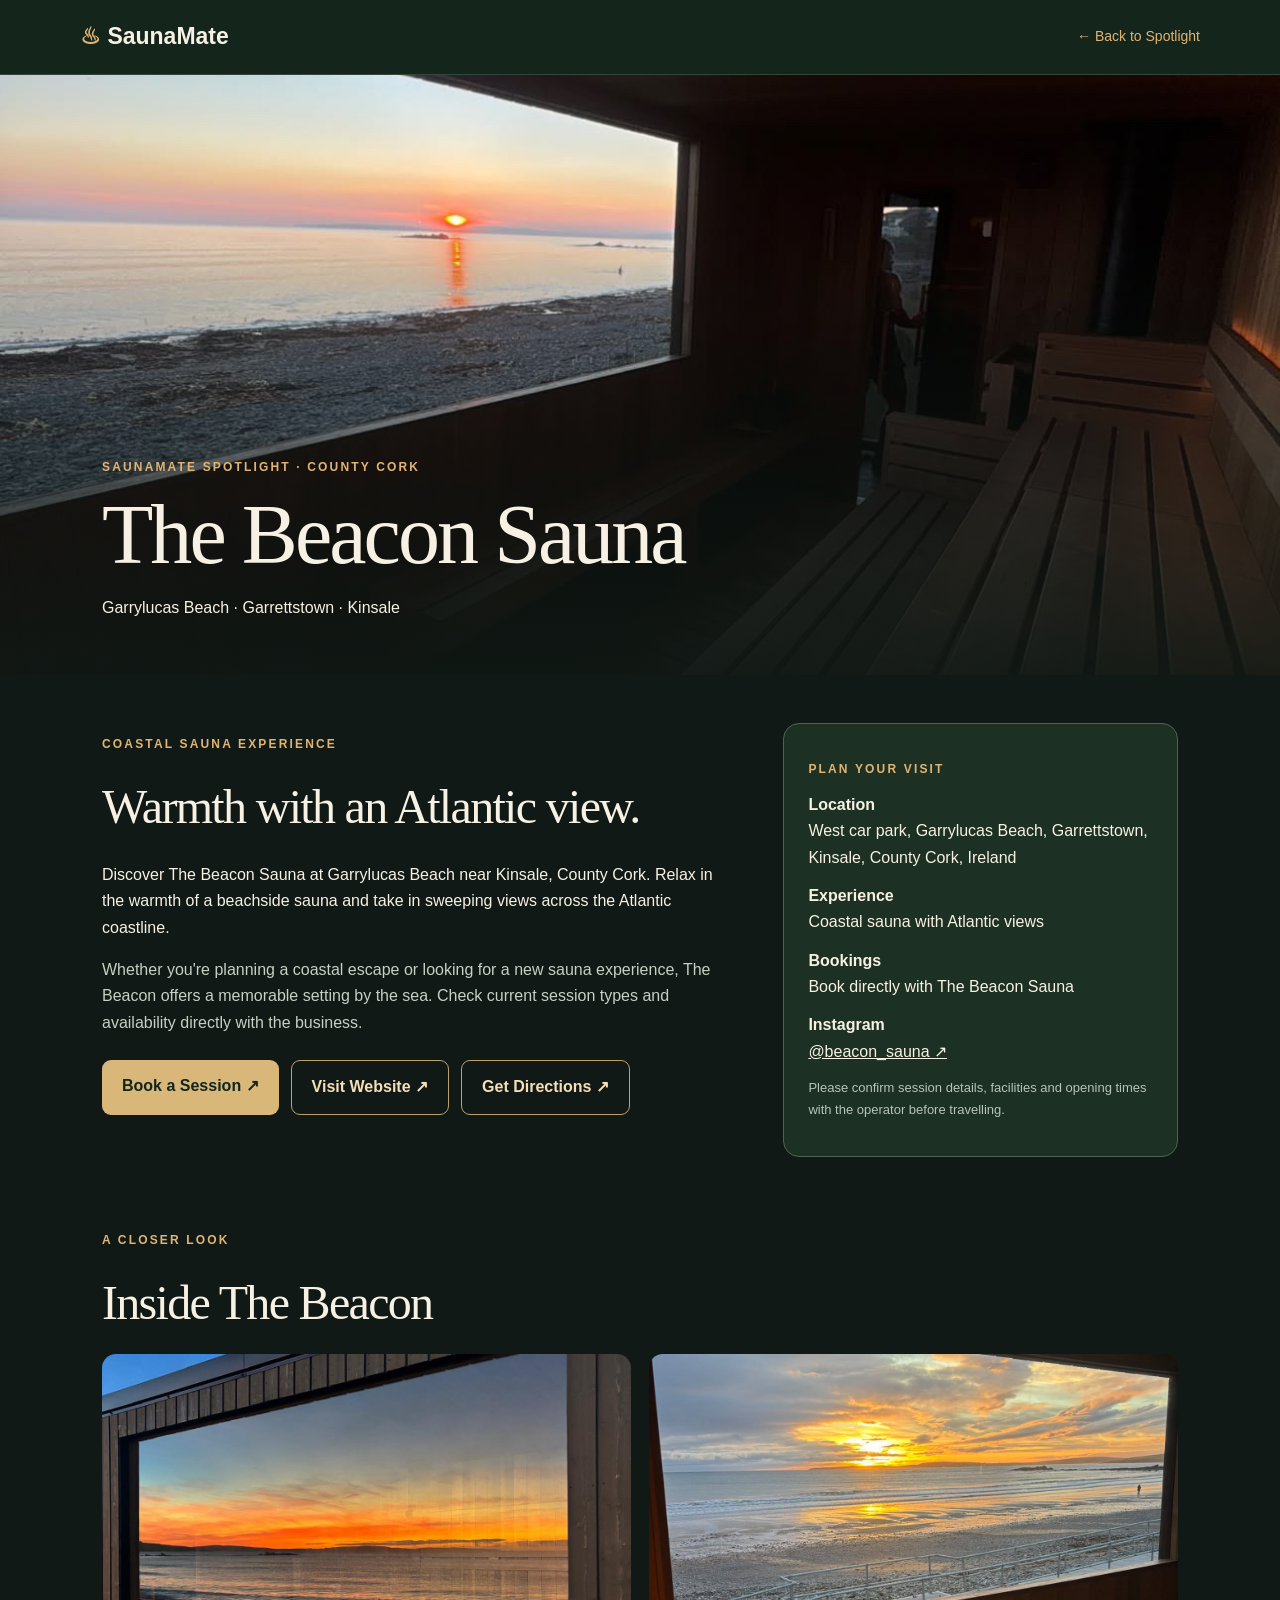
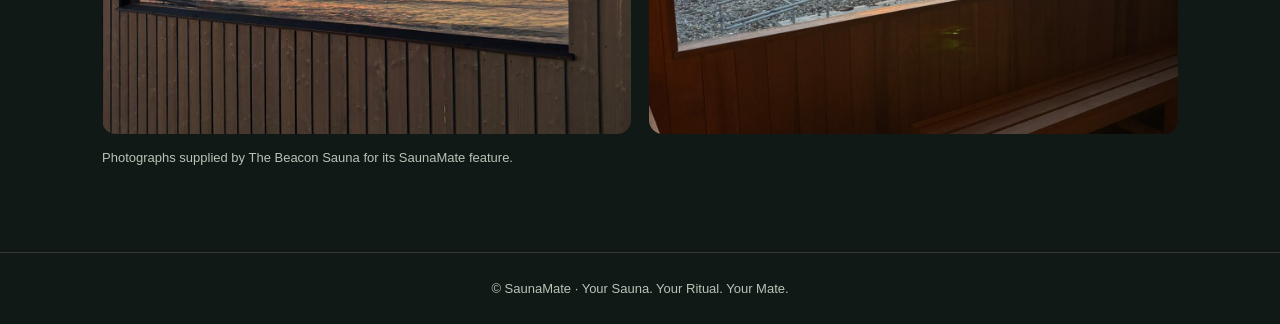
<file: beacon-sauna.html>
<!doctype html><html lang="en"><head><meta charset="utf-8"><meta name="viewport" content="width=device-width,initial-scale=1"><meta name="theme-color" content="#101915"><meta name="description" content="Discover The Beacon Sauna at Garrylucas Beach, Cork. Explore photos, location and book directly with The Beacon."><title>The Beacon Sauna | SaunaMate Spotlight</title><link rel="stylesheet" href="styles.css?v=wellness4"><style>
:root{color-scheme:dark}*{box-sizing:border-box}body{margin:0;background:#101915;color:#f7f1e4;font-family:Arial,Helvetica,sans-serif;line-height:1.65}a{color:inherit}header{padding:18px max(20px,calc((100vw - 1120px)/2));border-bottom:1px solid #ffffff24;display:flex;justify-content:space-between;align-items:center;gap:16px;background:#14251c}.brand{font-weight:750;text-decoration:none;font-size:23px;color:#f7f1e4}.brand span,.eyebrow{color:#e2b474}.back{color:#e2b474;text-decoration:none;font-size:14px}.wrap{max-width:1120px;margin:auto;padding:0 22px}.hero-photo{position:relative;min-height:420px;max-height:600px;overflow:hidden;background:#21372b}.hero-photo img{width:100%;height:min(65vw,600px);min-height:420px;object-fit:cover;display:block}.hero-photo:after{content:"";position:absolute;inset:0;background:linear-gradient(0deg,#101915e8,transparent 75%)}.hero-title{position:absolute;bottom:38px;left:max(22px,calc((100vw - 1076px)/2));z-index:1;max-width:750px}.eyebrow{font-size:12px;letter-spacing:.18em;text-transform:uppercase;font-weight:700}h1,h2{font-family:Georgia,serif;font-weight:400;letter-spacing:-.035em}h1{font-size:clamp(48px,7vw,84px);line-height:1.06;margin:10px 0}h2{font-size:clamp(32px,4vw,48px);margin:0 0 12px}h3{font-family:Georgia,serif;font-size:25px;font-weight:400}.intro{padding:48px 0 20px;display:grid;grid-template-columns:1.6fr 1fr;gap:50px}.muted{color:#c6d0c4}.actions{display:flex;gap:12px;flex-wrap:wrap;margin-top:24px}.btn{display:inline-block;padding:13px 20px;border-radius:9px;text-decoration:none;font-weight:700;background:#d8b779;color:#13251c}.btn.secondary{background:transparent;color:#f4dfb9;border:1px solid #bca16e}.facts{padding:24px;border:1px solid #506251;background:#1c3024;border-radius:16px}.facts p{margin:12px 0}.gallery{padding:42px 0 70px}.gallery-grid{display:grid;grid-template-columns:1fr 1fr;gap:18px}.gallery-grid img{width:100%;height:380px;object-fit:cover;border-radius:14px;display:block}.gallery-grid img:first-child{object-position:center}.note{font-size:13px;color:#b7c4b8}footer{border-top:1px solid #ffffff24;padding:25px;text-align:center;color:#b7c4b8}@media(max-width:720px){.intro{grid-template-columns:1fr;gap:20px}.gallery-grid{grid-template-columns:1fr}.gallery-grid img{height:auto;max-height:500px}.hero-title{bottom:22px}.hero-photo img{min-height:400px}.wrap{padding:0 18px}}
</style></head><body><header><a class="brand" href="index.html"><span>♨</span> SaunaMate</a><a class="back" href="index.html#spotlight">← Back to Spotlight</a></header><main><section class="hero-photo"><img src="assets/beacon-interior-sunset.jpeg" alt="Sunset over the sea viewed from inside The Beacon Sauna"><div class="hero-title"><p class="eyebrow">SAUNAMATE SPOTLIGHT · COUNTY CORK</p><h1>The Beacon Sauna</h1><p>Garrylucas Beach · Garrettstown · Kinsale</p></div></section><div class="wrap"><section class="intro"><div><p class="eyebrow">COASTAL SAUNA EXPERIENCE</p><h2>Warmth with an Atlantic view.</h2><p>Discover The Beacon Sauna at Garrylucas Beach near Kinsale, County Cork. Relax in the warmth of a beachside sauna and take in sweeping views across the Atlantic coastline.</p><p class="muted">Whether you're planning a coastal escape or looking for a new sauna experience, The Beacon offers a memorable setting by the sea. Check current session types and availability directly with the business.</p><div class="actions"><a class="btn" href="https://bookasession.org/beaconsauna" target="_blank" rel="noopener noreferrer">Book a Session ↗</a><a class="btn secondary" href="https://beaconsauna.ie/" target="_blank" rel="noopener noreferrer">Visit Website ↗</a><a class="btn secondary" href="https://www.google.com/maps/search/?api=1&amp;query=Garrylucas+Beach+West+Car+Park+Garrettstown+Kinsale+Cork" target="_blank" rel="noopener noreferrer">Get Directions ↗</a></div></div><aside class="facts"><p class="eyebrow">PLAN YOUR VISIT</p><p><strong>Location</strong><br>West car park, Garrylucas Beach, Garrettstown, Kinsale, County Cork, Ireland</p><p><strong>Experience</strong><br>Coastal sauna with Atlantic views</p><p><strong>Bookings</strong><br>Book directly with The Beacon Sauna</p><p><strong>Instagram</strong><br><a href="https://www.instagram.com/beacon_sauna/" target="_blank" rel="noopener noreferrer">@beacon_sauna ↗</a></p><p class="note">Please confirm session details, facilities and opening times with the operator before travelling.</p></aside></section><section class="gallery"><p class="eyebrow">A CLOSER LOOK</p><h2>Inside The Beacon</h2><div class="gallery-grid"><img src="assets/beacon-exterior.jpeg" alt="Exterior of The Beacon Sauna with a panoramic window reflecting a coastal sunset" loading="lazy"><img src="assets/beacon-interior-view.jpeg" alt="Wooden sauna benches overlooking the beach at sunset" loading="lazy"></div><p class="note">Photographs supplied by The Beacon Sauna for its SaunaMate feature.</p></section></div></main><footer>© SaunaMate · Your Sauna. Your Ritual. Your Mate.</footer></body></html>
</file>
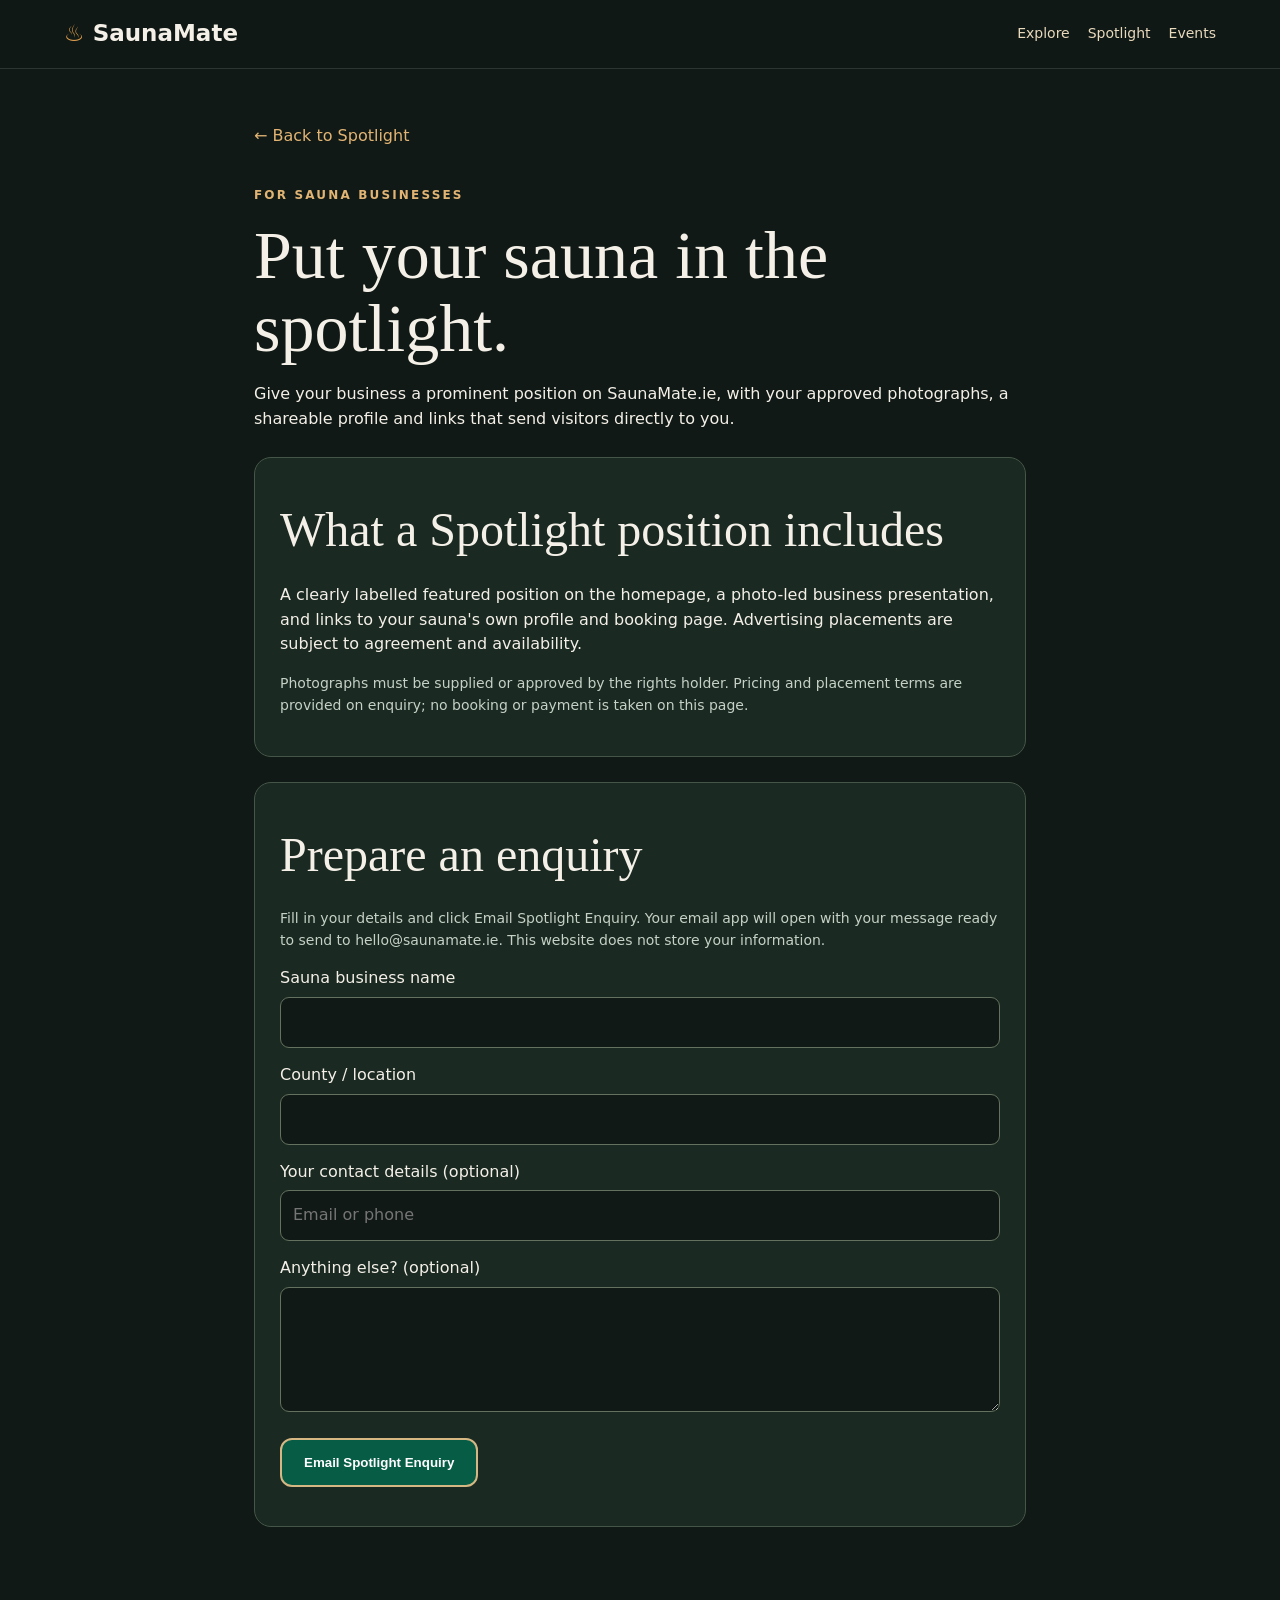
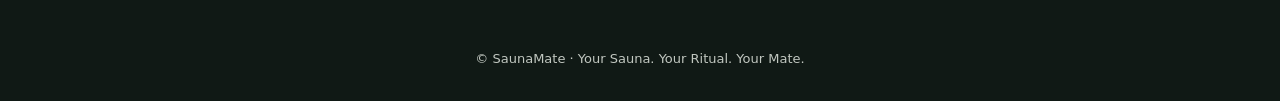
<file: spotlight.html>
<!doctype html><html lang="en"><head><meta charset="utf-8"><meta name="viewport" content="width=device-width,initial-scale=1"><meta name="theme-color" content="#101915"><title>Sauna Spotlight Advertising | SaunaMate</title><meta name="description" content="Learn about SaunaMate Spotlight placements for sauna businesses across Ireland."><link rel="stylesheet" href="styles.css"></head><body><header><a class="brand" href="index.html#home"><span class="steam">♨</span> SaunaMate</a><nav aria-label="Main navigation"><a href="index.html#explore">Explore</a><a href="index.html#spotlight">Spotlight</a><a href="index.html#events">Events</a></nav></header><main class="spotlight-info"><a class="profile-back" href="index.html#spotlight">← Back to Spotlight</a><p class="eyebrow">FOR SAUNA BUSINESSES</p><h1>Put your sauna in the spotlight.</h1><p>Give your business a prominent position on SaunaMate.ie, with your approved photographs, a shareable profile and links that send visitors directly to you.</p><div class="spotlight-panel"><h2>What a Spotlight position includes</h2><p>A clearly labelled featured position on the homepage, a photo-led business presentation, and links to your sauna's own profile and booking page. Advertising placements are subject to agreement and availability.</p><p class="help-text">Photographs must be supplied or approved by the rights holder. Pricing and placement terms are provided on enquiry; no booking or payment is taken on this page.</p></div><div class="spotlight-panel"><h2>Prepare an enquiry</h2><p class="help-text">Fill in your details and click Email Spotlight Enquiry. Your email app will open with your message ready to send to hello@saunamate.ie. This website does not store your information.</p><form id="enquiry-form"><label for="business-name">Sauna business name</label><input id="business-name" required maxlength="120" autocomplete="organization"><label for="business-county">County / location</label><input id="business-county" required maxlength="120"><label for="business-contact">Your contact details (optional)</label><input id="business-contact" maxlength="200" placeholder="Email or phone"><label for="business-note">Anything else? (optional)</label><textarea id="business-note" rows="4" maxlength="800"></textarea><button type="submit">Email Spotlight Enquiry</button><p id="copy-result" class="help-text" aria-live="polite"></p><textarea id="enquiry-output" rows="7" readonly hidden aria-label="Enquiry message to copy manually"></textarea></form></div></main><footer>© SaunaMate · Your Sauna. Your Ritual. Your Mate.</footer><script>
document.getElementById('enquiry-form').addEventListener('submit', function(e) {
  e.preventDefault();

  const get = id => document.getElementById(id).value.trim();

  const subject = 'Sauna Spotlight Enquiry - ' + get('business-name');

  const message = [
    'Hello SaunaMate,',
    '',
    'I am interested in a Sauna Spotlight feature.',
    '',
    'Business: ' + get('business-name'),
    'Location: ' + get('business-county'),
    'Contact: ' + (get('business-contact') || 'Not provided'),
    '',
    'Message:',
    get('business-note') || 'Please send me Spotlight availability and pricing.',
    '',
    'Kind regards'
  ].join('\n');

  const emailLink = 'mailto:hello@saunamate.ie'
    + '?subject=' + encodeURIComponent(subject)
    + '&body=' + encodeURIComponent(message);

  document.getElementById('copy-result').textContent =
    'Your email app should open. Please press Send to complete your enquiry.';

  window.location.href = emailLink;
});
</script></body></html>
</file>
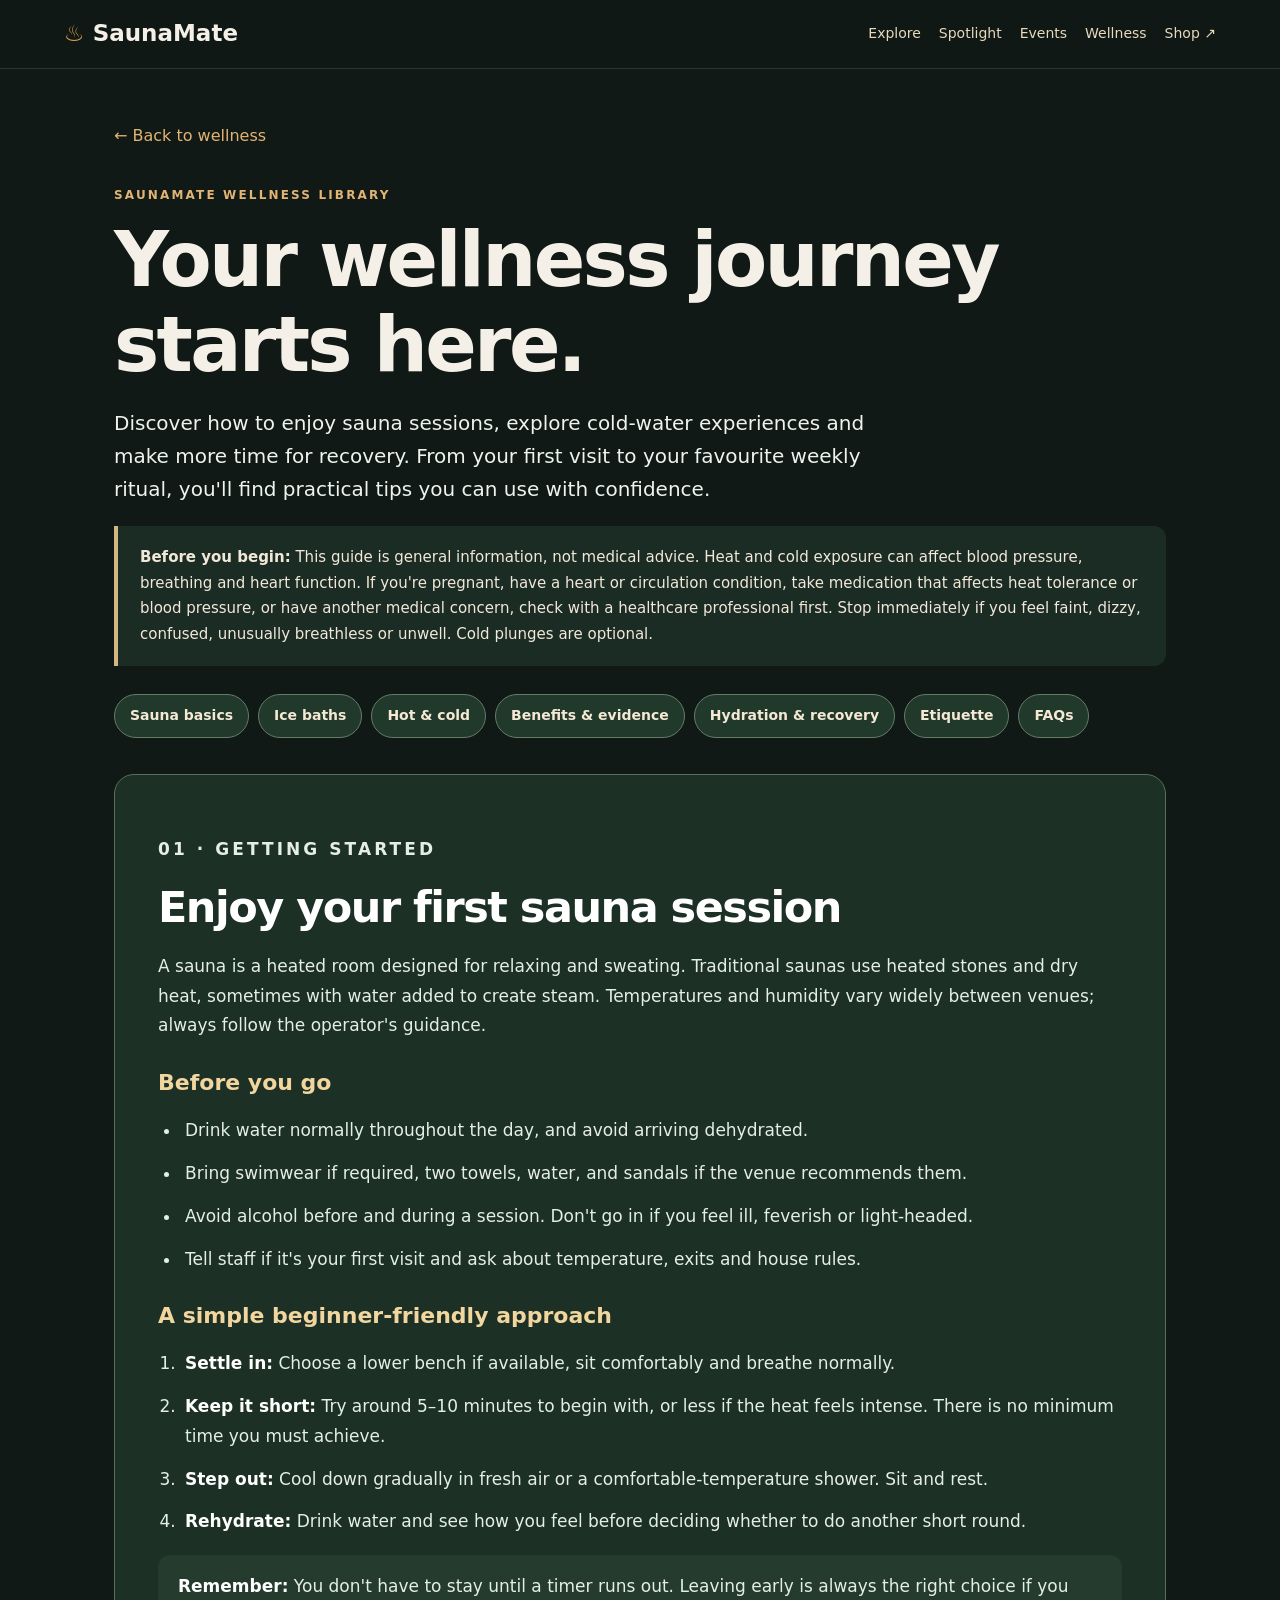
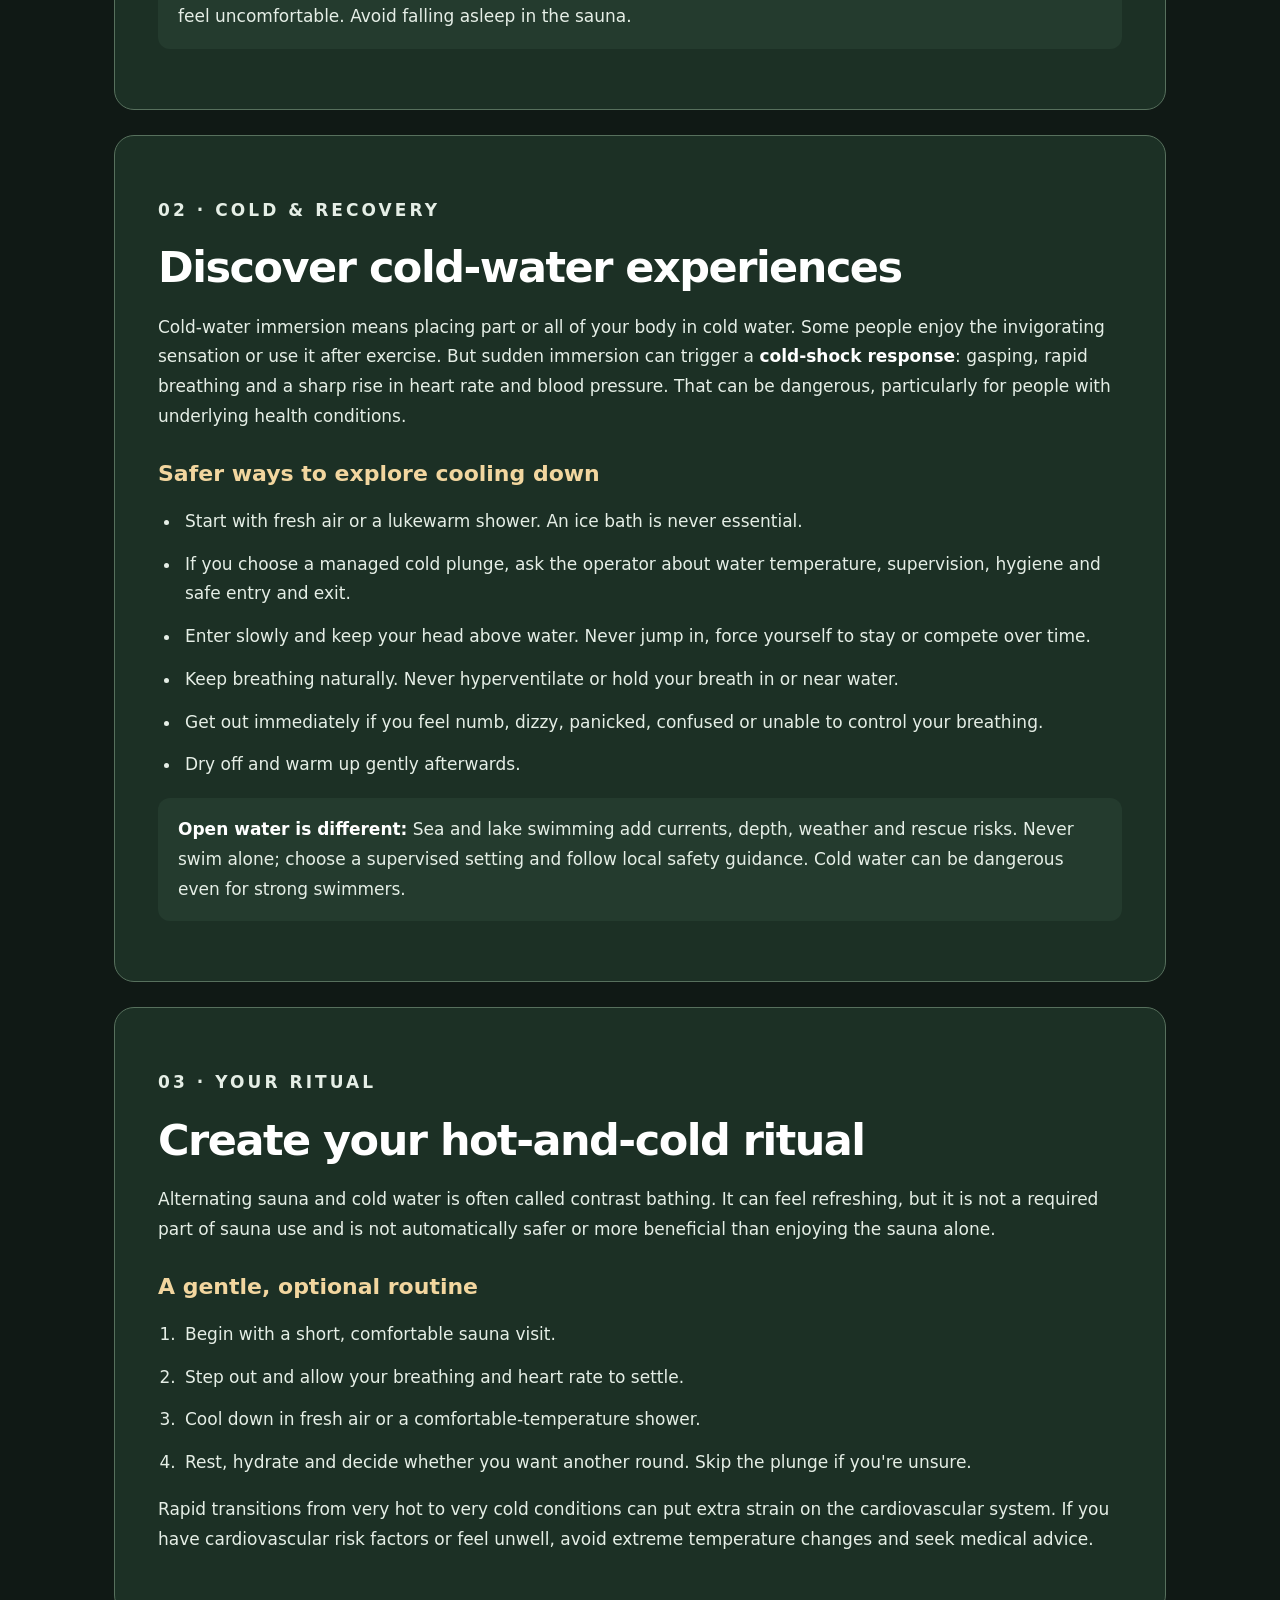
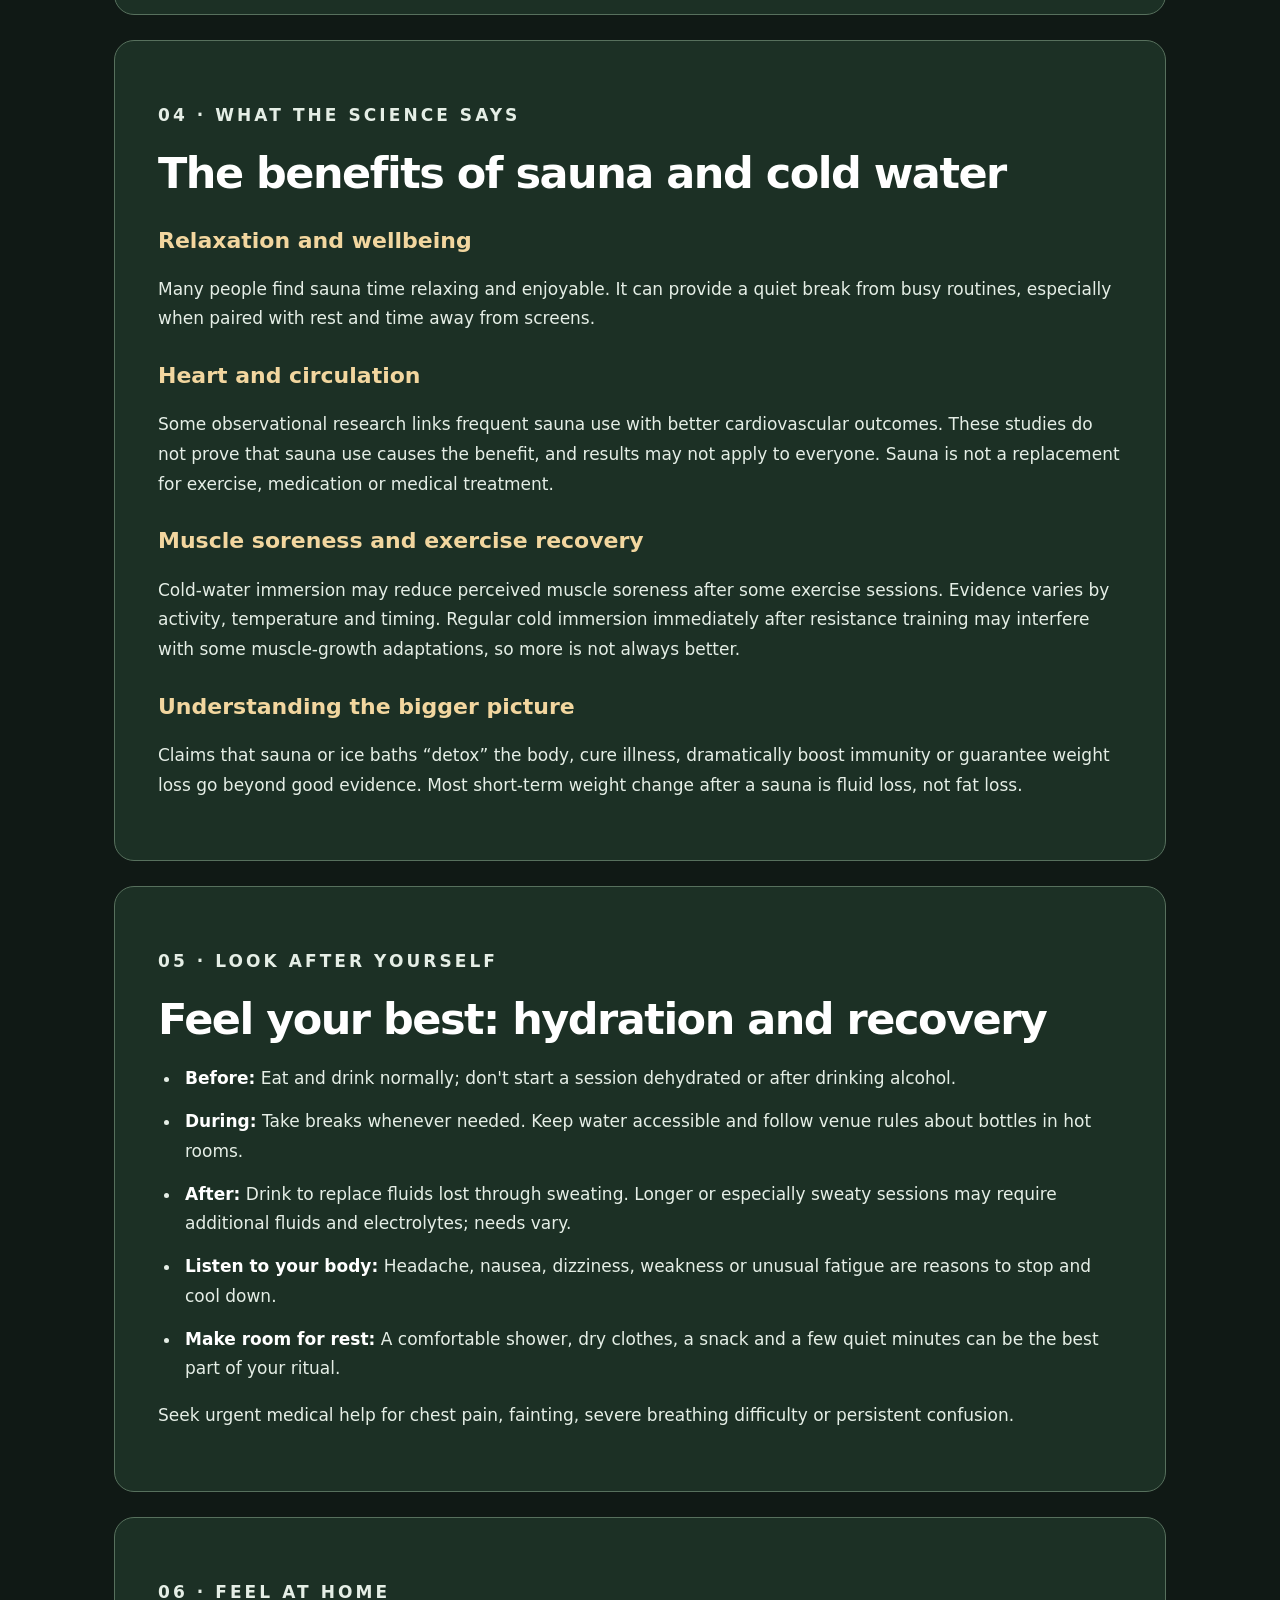
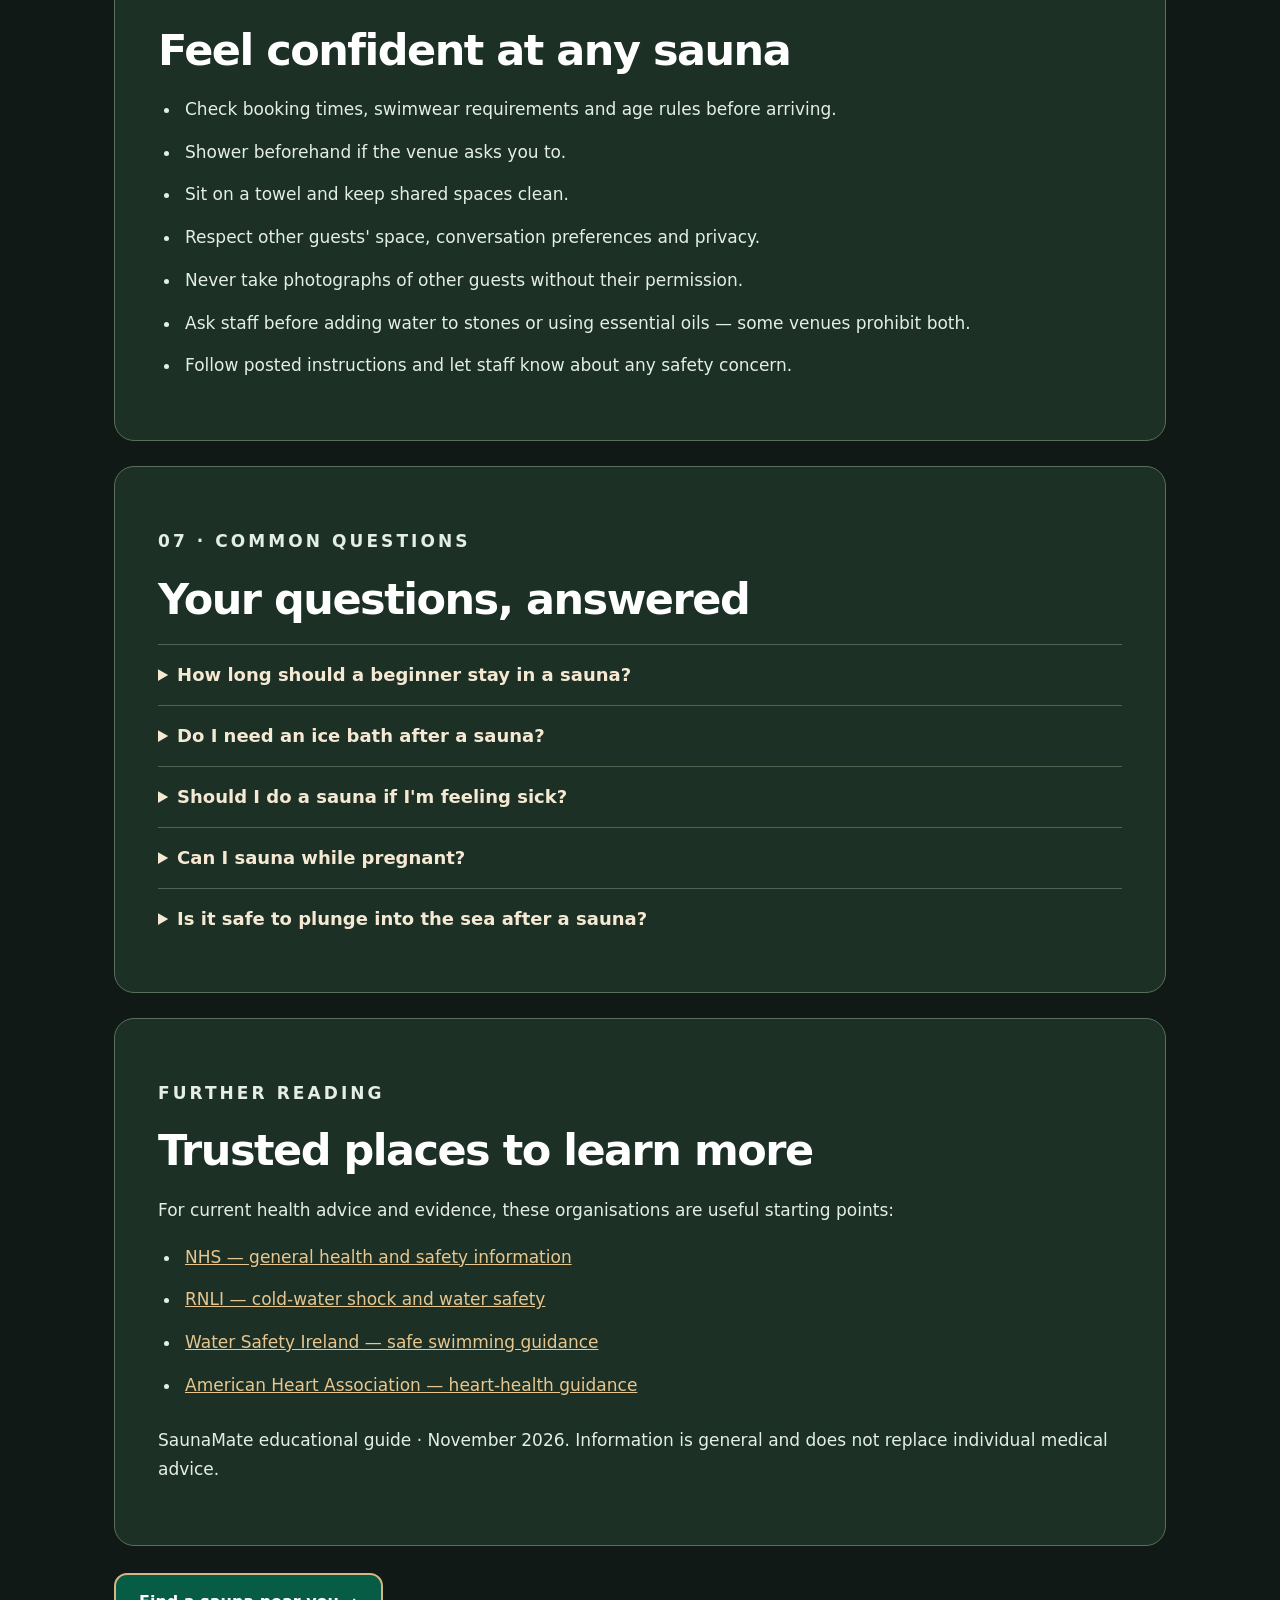
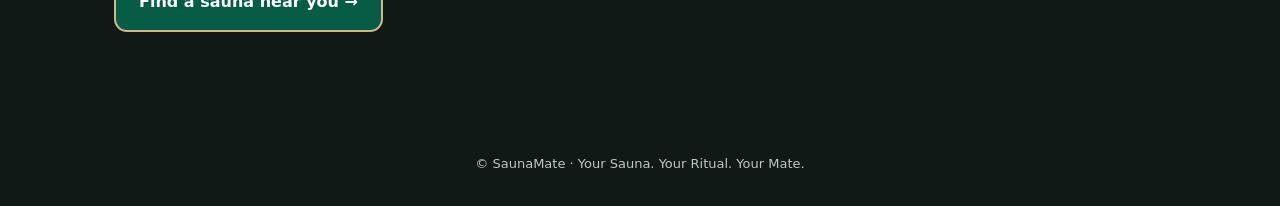
<file: wellness-guide.html>
<!doctype html>
<html lang="en"><head><meta charset="utf-8"><meta name="viewport" content="width=device-width,initial-scale=1"><meta name="theme-color" content="#101915"><meta name="description" content="SaunaMate's friendly guide to sauna sessions, ice baths, hot and cold recovery, hydration and safety."><title>Wellness Guide — SaunaMate Ireland</title><link rel="stylesheet" href="styles.css?v=wellness4"></head>
<body><header><a class="brand" href="index.html#home"><span class="steam">♨</span> SaunaMate</a><nav aria-label="Main navigation"><a href="index.html#explore">Explore</a><a href="index.html#spotlight">Spotlight</a><a href="index.html#events">Events</a><a href="index.html#wellness">Wellness</a><a href="https://saunamate-store.myshopify.com" target="_blank" rel="noopener noreferrer">Shop ↗</a></nav></header>
<main class="wellness-library"><a class="profile-back" href="index.html#wellness-guides">← Back to wellness</a><p class="eyebrow">SAUNAMATE WELLNESS LIBRARY</p><h1>Your wellness journey starts here.</h1><p class="guide-lead">Discover how to enjoy sauna sessions, explore cold-water experiences and make more time for recovery. From your first visit to your favourite weekly ritual, you'll find practical tips you can use with confidence.</p>
<div class="guide-warning"><strong>Before you begin:</strong> This guide is general information, not medical advice. Heat and cold exposure can affect blood pressure, breathing and heart function. If you're pregnant, have a heart or circulation condition, take medication that affects heat tolerance or blood pressure, or have another medical concern, check with a healthcare professional first. Stop immediately if you feel faint, dizzy, confused, unusually breathless or unwell. Cold plunges are optional.</div>
<nav class="guide-jump" aria-label="Guide topics"><a href="#sauna">Sauna basics</a><a href="#cold">Ice baths</a><a href="#contrast">Hot &amp; cold</a><a href="#benefits">Benefits &amp; evidence</a><a href="#hydration">Hydration &amp; recovery</a><a href="#etiquette">Etiquette</a><a href="#faq">FAQs</a></nav>
<article class="guide-article" id="sauna"><p class="eyebrow">01 · GETTING STARTED</p><h2>Enjoy your first sauna session</h2><p>A sauna is a heated room designed for relaxing and sweating. Traditional saunas use heated stones and dry heat, sometimes with water added to create steam. Temperatures and humidity vary widely between venues; always follow the operator's guidance.</p><h3>Before you go</h3><ul><li>Drink water normally throughout the day, and avoid arriving dehydrated.</li><li>Bring swimwear if required, two towels, water, and sandals if the venue recommends them.</li><li>Avoid alcohol before and during a session. Don't go in if you feel ill, feverish or light-headed.</li><li>Tell staff if it's your first visit and ask about temperature, exits and house rules.</li></ul><h3>A simple beginner-friendly approach</h3><ol><li><strong>Settle in:</strong> Choose a lower bench if available, sit comfortably and breathe normally.</li><li><strong>Keep it short:</strong> Try around 5–10 minutes to begin with, or less if the heat feels intense. There is no minimum time you must achieve.</li><li><strong>Step out:</strong> Cool down gradually in fresh air or a comfortable-temperature shower. Sit and rest.</li><li><strong>Rehydrate:</strong> Drink water and see how you feel before deciding whether to do another short round.</li></ol><p class="guide-note"><strong>Remember:</strong> You don't have to stay until a timer runs out. Leaving early is always the right choice if you feel uncomfortable. Avoid falling asleep in the sauna.</p></article>
<article class="guide-article" id="cold"><p class="eyebrow">02 · COLD &amp; RECOVERY</p><h2>Discover cold-water experiences</h2><p>Cold-water immersion means placing part or all of your body in cold water. Some people enjoy the invigorating sensation or use it after exercise. But sudden immersion can trigger a <strong>cold-shock response</strong>: gasping, rapid breathing and a sharp rise in heart rate and blood pressure. That can be dangerous, particularly for people with underlying health conditions.</p><h3>Safer ways to explore cooling down</h3><ul><li>Start with fresh air or a lukewarm shower. An ice bath is never essential.</li><li>If you choose a managed cold plunge, ask the operator about water temperature, supervision, hygiene and safe entry and exit.</li><li>Enter slowly and keep your head above water. Never jump in, force yourself to stay or compete over time.</li><li>Keep breathing naturally. Never hyperventilate or hold your breath in or near water.</li><li>Get out immediately if you feel numb, dizzy, panicked, confused or unable to control your breathing.</li><li>Dry off and warm up gently afterwards.</li></ul><p class="guide-note"><strong>Open water is different:</strong> Sea and lake swimming add currents, depth, weather and rescue risks. Never swim alone; choose a supervised setting and follow local safety guidance. Cold water can be dangerous even for strong swimmers.</p></article>
<article class="guide-article" id="contrast"><p class="eyebrow">03 · YOUR RITUAL</p><h2>Create your hot-and-cold ritual</h2><p>Alternating sauna and cold water is often called contrast bathing. It can feel refreshing, but it is not a required part of sauna use and is not automatically safer or more beneficial than enjoying the sauna alone.</p><h3>A gentle, optional routine</h3><ol><li>Begin with a short, comfortable sauna visit.</li><li>Step out and allow your breathing and heart rate to settle.</li><li>Cool down in fresh air or a comfortable-temperature shower.</li><li>Rest, hydrate and decide whether you want another round. Skip the plunge if you're unsure.</li></ol><p>Rapid transitions from very hot to very cold conditions can put extra strain on the cardiovascular system. If you have cardiovascular risk factors or feel unwell, avoid extreme temperature changes and seek medical advice.</p></article>
<article class="guide-article" id="benefits"><p class="eyebrow">04 · WHAT THE SCIENCE SAYS</p><h2>The benefits of sauna and cold water</h2><h3>Relaxation and wellbeing</h3><p>Many people find sauna time relaxing and enjoyable. It can provide a quiet break from busy routines, especially when paired with rest and time away from screens.</p><h3>Heart and circulation</h3><p>Some observational research links frequent sauna use with better cardiovascular outcomes. These studies do not prove that sauna use causes the benefit, and results may not apply to everyone. Sauna is not a replacement for exercise, medication or medical treatment.</p><h3>Muscle soreness and exercise recovery</h3><p>Cold-water immersion may reduce perceived muscle soreness after some exercise sessions. Evidence varies by activity, temperature and timing. Regular cold immersion immediately after resistance training may interfere with some muscle-growth adaptations, so more is not always better.</p><h3>Understanding the bigger picture</h3><p>Claims that sauna or ice baths “detox” the body, cure illness, dramatically boost immunity or guarantee weight loss go beyond good evidence. Most short-term weight change after a sauna is fluid loss, not fat loss.</p></article>
<article class="guide-article" id="hydration"><p class="eyebrow">05 · LOOK AFTER YOURSELF</p><h2>Feel your best: hydration and recovery</h2><ul><li><strong>Before:</strong> Eat and drink normally; don't start a session dehydrated or after drinking alcohol.</li><li><strong>During:</strong> Take breaks whenever needed. Keep water accessible and follow venue rules about bottles in hot rooms.</li><li><strong>After:</strong> Drink to replace fluids lost through sweating. Longer or especially sweaty sessions may require additional fluids and electrolytes; needs vary.</li><li><strong>Listen to your body:</strong> Headache, nausea, dizziness, weakness or unusual fatigue are reasons to stop and cool down.</li><li><strong>Make room for rest:</strong> A comfortable shower, dry clothes, a snack and a few quiet minutes can be the best part of your ritual.</li></ul><p>Seek urgent medical help for chest pain, fainting, severe breathing difficulty or persistent confusion.</p></article>
<article class="guide-article" id="etiquette"><p class="eyebrow">06 · FEEL AT HOME</p><h2>Feel confident at any sauna</h2><ul><li>Check booking times, swimwear requirements and age rules before arriving.</li><li>Shower beforehand if the venue asks you to.</li><li>Sit on a towel and keep shared spaces clean.</li><li>Respect other guests' space, conversation preferences and privacy.</li><li>Never take photographs of other guests without their permission.</li><li>Ask staff before adding water to stones or using essential oils — some venues prohibit both.</li><li>Follow posted instructions and let staff know about any safety concern.</li></ul></article>
<section class="guide-article guide-faq" id="faq"><p class="eyebrow">07 · COMMON QUESTIONS</p><h2>Your questions, answered</h2><details><summary>How long should a beginner stay in a sauna?</summary><p>Start with a short session, perhaps 5–10 minutes or less, and leave whenever you feel uncomfortable. Venue conditions and personal tolerance vary; longer is not automatically better.</p></details><details><summary>Do I need an ice bath after a sauna?</summary><p>No. Fresh air, rest or a comfortable-temperature shower is enough to cool down. Cold plunges are optional.</p></details><details><summary>Should I do a sauna if I'm feeling sick?</summary><p>It's best to skip it if you have a fever, feel unwell or are dehydrated. Ask a healthcare professional if you're unsure.</p></details><details><summary>Can I sauna while pregnant?</summary><p>Overheating can be a concern during pregnancy. Seek personalised advice from your maternity healthcare team before using a sauna or cold plunge.</p></details><details><summary>Is it safe to plunge into the sea after a sauna?</summary><p>Sea swimming adds cold shock, currents, tides and other hazards. Don't treat it like a supervised plunge pool. Check conditions, never go alone and follow water-safety guidance.</p></details></section>
<section class="guide-article guide-sources"><p class="eyebrow">FURTHER READING</p><h2>Trusted places to learn more</h2><p>For current health advice and evidence, these organisations are useful starting points:</p><ul><li><a href="https://www.nhs.uk/" target="_blank" rel="noopener noreferrer">NHS — general health and safety information</a></li><li><a href="https://rnli.org/safety" target="_blank" rel="noopener noreferrer">RNLI — cold-water shock and water safety</a></li><li><a href="https://watersafety.ie/" target="_blank" rel="noopener noreferrer">Water Safety Ireland — safe swimming guidance</a></li><li><a href="https://www.heart.org/" target="_blank" rel="noopener noreferrer">American Heart Association — heart-health guidance</a></li></ul><p class="guide-updated">SaunaMate educational guide · November 2026. Information is general and does not replace individual medical advice.</p></section>
<a class="guide-all-button" href="index.html#explore">Find a sauna near you →</a></main><footer>© SaunaMate · Your Sauna. Your Ritual. Your Mate.</footer></body></html>
</file>
<file: styles.css>
*{box-sizing:border-box}html{scroll-behavior:smooth}body{margin:0;background:#101915;color:#f4f0e8;font-family:system-ui,-apple-system,Segoe UI,sans-serif;line-height:1.55}a{color:inherit}header{position:sticky;top:0;z-index:5;background:#101915f2;display:flex;justify-content:space-between;align-items:center;padding:16px max(5vw,18px);border-bottom:1px solid #ffffff20;gap:12px}.brand{font-size:23px;font-weight:800;text-decoration:none;white-space:nowrap}.steam{color:#d99a4d}nav{display:flex;gap:18px;flex-wrap:wrap}nav a{text-decoration:none;font-size:14px;color:#e9d9bd}.hero{min-height:580px;display:flex;align-items:center;background:linear-gradient(90deg,#101915e8,#10191545),url('assets/sauna.jpg') center/cover}.hero-content{max-width:720px;padding:80px max(7vw,24px)}.eyebrow{color:#e2b474;font-weight:700;font-size:12px;letter-spacing:.18em}h1{font-size:clamp(45px,7vw,86px);line-height:1.08;margin:14px 0}h1 em{color:#e2b474;font-style:normal}h2{font-size:clamp(30px,4vw,48px);margin:10px 0 16px}.hero p:not(.eyebrow){max-width:500px;font-size:18px}.button{display:inline-block;background:#dfb67c;color:#18221b;text-decoration:none;padding:13px 20px;border-radius:8px;font-weight:800;margin-top:16px}.section{max-width:1200px;margin:auto;padding:76px 24px}.section>p:not(.eyebrow){color:#c6c8bf}.filters{display:flex;gap:12px;margin:28px 0 12px}.filters input,.filters select{background:#1e2c25;color:#fff;border:1px solid #607568;padding:13px;border-radius:7px;font:inherit;min-width:0}.filters input{flex:2}.filters select{flex:1}.muted{color:#b8bdb6}.grid{display:grid;grid-template-columns:repeat(auto-fit,minmax(260px,1fr));gap:16px}.venue{background:#1a2921;border:1px solid #33483b;border-radius:12px;padding:20px}.venue h3{margin:0 0 8px}.venue p{color:#c6ccc6;font-size:14px}.venue a{color:#e4b97f;font-weight:600;margin-right:12px}.feature{padding:90px max(7vw,24px);background:linear-gradient(90deg,#101915ef,#10191560),url('assets/ice.jpg') center/cover}.feature>div{max-width:650px}.tiles{display:grid;grid-template-columns:repeat(2,minmax(0,1fr));gap:24px}.tiles article{background:#1a2921;border-radius:12px;overflow:hidden}.tiles img{width:100%;height:240px;object-fit:cover}.tiles h3,.tiles p{margin:12px 20px}.tiles p{padding-bottom:16px;color:#c6ccc6}.shop{text-align:center;padding:90px 24px;background:#263c31}.shop p{color:#e7e1d7}footer{text-align:center;padding:32px;color:#c1c7c0;font-size:13px}@media(max-width:650px){header{align-items:flex-start;flex-direction:column}nav{gap:14px}.hero{min-height:520px}.filters{flex-direction:column}.tiles{grid-template-columns:1fr}}/* Interactive map and wellness guides */
#sauna-map{height:clamp(360px,52vw,570px);width:100%;border:1px solid #49604f;border-radius:14px;overflow:hidden;background:#1a2921;z-index:1}.map-fallback{padding:24px;color:#d6d9d0}.map-toolbar{display:flex;justify-content:space-between;align-items:center;gap:16px;margin-top:28px}.map-toolbar h3,.directory-heading{font-size:22px;margin:0 0 12px}.map-toolbar h3{margin:0}.secondary-button{background:#20362a;border:1px solid #a5a98e;color:#f4f0e8;padding:9px 14px;border-radius:8px;cursor:pointer;font:inherit}.secondary-button:hover,.secondary-button:focus-visible{background:#304d3b}.map-note{font-size:12px;margin:10px 0 32px}.directory-heading{margin:28px 0 18px}.venue-links{display:flex;flex-wrap:wrap;gap:8px 14px}.venue-links a{margin:0}.leaflet-container{font-family:system-ui,-apple-system,Segoe UI,sans-serif}.leaflet-popup-content{color:#202b23}.leaflet-popup-content p{margin:8px 0}.popup-links{display:flex;flex-wrap:wrap;gap:8px}.popup-links a{color:#245b40;font-weight:700}.tiles .wellness-tile{display:block;background:#1a2921;border:1px solid #33483b;border-radius:12px;overflow:hidden;text-decoration:none;transition:transform .18s,border-color .18s}.wellness-tile:hover,.wellness-tile:focus-visible{transform:translateY(-3px);border-color:#e2b474;outline-offset:3px}.tiles .wellness-tile img{display:block;width:100%;height:240px;object-fit:cover}.tile-content{padding:12px 20px 24px}.tiles .tile-content h3,.tiles .tile-content p{margin:0 0 10px}.tiles .tile-content p{padding:0;color:#c6ccc6}.tile-link,.text-link{color:#e2b474;font-weight:700}.wellness-guide{scroll-margin-top:95px;margin-top:36px;background:#192a20;border:1px solid #405645;border-radius:14px;padding:clamp(22px,4vw,38px)}.wellness-guide h3{font-size:clamp(24px,3vw,32px);margin:6px 0 12px}.wellness-guide>p:not(.eyebrow){color:#d4d8d0;max-width:850px}.guide-grid{display:grid;grid-template-columns:repeat(3,minmax(0,1fr));gap:18px;margin:24px 0}.guide-grid>div{padding:18px;background:#24382b;border-radius:10px}.guide-grid h4{margin:0 0 8px;color:#e2b474}.guide-grid p{margin:0;color:#d6d9d0}.guide-caution{font-size:14px;padding:16px;border-left:3px solid #e2b474;background:#2a352b}.text-link{display:inline-block;margin-top:8px}.section,.feature{scroll-margin-top:85px}@media(max-width:750px){.guide-grid{grid-template-columns:1fr}.map-toolbar{align-items:flex-start}.secondary-button{font-size:13px}.wellness-guide{scroll-margin-top:130px}}

/* Premium visual wellness experience */
.wellness-section{max-width:1320px}
.wellness-heading{max-width:700px;margin-bottom:36px}
.wellness-heading h2{font-family:Georgia,serif;font-weight:400;font-size:clamp(43px,6vw,76px);letter-spacing:-.045em}
.wellness-heading>p:last-child{font-size:17px;max-width:510px}
.luxury-tiles{display:grid;grid-template-columns:1fr 1fr;gap:20px}
.luxury-tile{height:clamp(340px,43vw,510px);display:block;position:relative;overflow:hidden;border-radius:18px;text-decoration:none;background:#22382c}
.luxury-tile img{width:100%;height:100%;object-fit:cover;transition:transform .65s ease;display:block}
.luxury-tile:hover img,.luxury-tile:focus-visible img{transform:scale(1.045)}
.luxury-tile:focus-visible{outline:3px solid #e2b474;outline-offset:4px}
.luxury-tile:after{content:"";position:absolute;inset:0;background:linear-gradient(180deg,transparent 28%,rgba(9,21,16,.92) 100%);pointer-events:none}
.luxury-overlay{position:absolute;bottom:0;left:0;right:0;padding:clamp(22px,4vw,44px);z-index:1}
.luxury-overlay h3{font-family:Georgia,serif;font-size:clamp(30px,3.7vw,52px);font-weight:400;margin:8px 0 20px;line-height:1.08}
.luxury-cta{display:inline-block;border-bottom:1px solid #e2b474;padding-bottom:5px;color:#f1c993;font-size:14px;font-weight:650}
.ritual-panel{scroll-margin-top:100px;display:grid;grid-template-columns:1fr 1fr;min-height:480px;margin-top:70px;background:#1a2921;border:1px solid #3c5042;border-radius:20px;overflow:hidden}
.ritual-photo{min-height:470px}
.ritual-photo img{width:100%;height:100%;object-fit:cover;display:block}
.ritual-copy{padding:clamp(25px,4.4vw,62px);align-self:center}
.ritual-copy h3{font-family:Georgia,serif;font-size:clamp(35px,4.1vw,57px);line-height:1.1;letter-spacing:-.035em;font-weight:400;margin:15px 0 20px}
.ritual-copy h3 em{color:#e2b474;font-weight:400}
.ritual-intro{color:#d2d8cf;max-width:460px;font-size:17px}
.ritual-steps{margin:27px 0}
.ritual-steps>div{display:flex;gap:18px;align-items:flex-start;padding:14px 0;border-top:1px solid #ffffff20}
.ritual-steps span{color:#e2b474;font-family:Georgia,serif;font-size:18px}
.ritual-steps p{margin:0;color:#d6d9d0;font-size:14px}
.ritual-steps strong{color:#fff}
.ritual-reverse .ritual-photo{order:2}
.ritual-reverse .ritual-copy{order:1}
.safety-details{border:1px solid #65745d;border-radius:9px;padding:13px 16px;color:#ddd4c2;font-size:13px}
.safety-details summary{cursor:pointer;font-weight:700;color:#e2b474}
.safety-details p{line-height:1.65;margin-bottom:0}
.ritual-quote{font-family:Georgia,serif;color:#e2b474;font-style:italic;font-size:19px;line-height:1.5}
.ritual-back{display:inline-block;margin-top:25px;color:#e2b474;font-size:14px;text-decoration:none;border-bottom:1px solid #e2b474}
@media(max-width:760px){.luxury-tiles,.ritual-panel{grid-template-columns:1fr}.luxury-tile{height:390px}.ritual-panel{margin-top:42px}.ritual-photo{min-height:300px;height:320px}.ritual-reverse .ritual-photo{order:0}.ritual-reverse .ritual-copy{order:1}}
@media(prefers-reduced-motion:reduce){.luxury-tile img{transition:none}}

/* Collapsible SaunaMate directory */
.directory-details {
  margin-top: 24px;
  border: 1px solid rgba(16, 80, 55, 0.2);
  border-radius: 16px;
  overflow: hidden;
}

.directory-details summary {
  cursor: pointer;
  padding: 20px 24px;
  font-weight: 700;
  color: #124b38;
  background: #f1f7f3;
}

.directory-details summary:hover {
  background: #e4f0e8;
}

.directory-details .grid {
  padding: 20px;
}

/* SaunaMate emerald-green directory button */
.directory-details {
  border: none;
  margin-top: 24px;
}

.directory-details summary {
  display: inline-flex;
  align-items: center;
  justify-content: center;
  padding: 16px 28px;
  background: #075C46;
  color: #FFFFFF;
  border: 1px solid #075C46;
  border-radius: 12px;
  font-size: 16px;
  font-weight: 700;
  cursor: pointer;
  list-style: none;
  transition: background 0.2s ease;
}

.directory-details summary::-webkit-details-marker {
  display: none;
}

.directory-details summary:hover {
  background: #034735;
  color: #FFFFFF;
}

.directory-details summary:focus-visible {
  outline: 3px solid #D4B783;
  outline-offset: 3px;
}

.directory-details[open] summary {
  margin-bottom: 20px;
}

.directory-details .grid {
  padding: 0;
}

/* Force emerald-green directory button */
details.directory-details > summary {
  display: inline-flex !important;
  align-items: center;
  justify-content: center;
  background-color: #075C46 !important;
  color: #FFFFFF !important;
  padding: 16px 28px !important;
  border-radius: 12px !important;
  border: 2px solid #075C46 !important;
  font-weight: 700 !important;
  cursor: pointer;
  list-style: none;
}

details.directory-details > summary:hover {
  background-color: #034735 !important;
  color: #FFFFFF !important;
}

details.directory-details > summary::-webkit-details-marker {
  display: none;
}

/* Prominent SaunaMate directory button */
details.directory-details > summary {
  display: flex !important;
  width: fit-content !important;
  max-width: 100%;
  box-sizing: border-box;
  align-items: center;
  justify-content: center;
  gap: 12px;
  padding: 18px 30px !important;
  background: #075C46 !important;
  color: #FFFFFF !important;
  border: 2px solid #D4B783 !important;
  border-radius: 14px !important;
  box-shadow: 0 5px 16px rgba(0, 45, 32, 0.25);
  font-size: 16px !important;
  font-weight: 800 !important;
  text-align: center;
  cursor: pointer;
  list-style: none;
}

details.directory-details > summary::after {
  content: "⌄";
  font-size: 22px;
  color: #D4B783;
}

details.directory-details[open] > summary::after {
  content: "⌃";
}

details.directory-details > summary:hover {
  background: #034735 !important;
  transform: translateY(-2px);
}

details.directory-details > summary::-webkit-details-marker {
  display: none;
}

/* Compact event pagination */
.event-card[hidden],
.events-load-more[hidden] {
  display: none !important;
}

.events-load-more {
  display: block;
  margin: 30px auto 0;
  padding: 16px 32px;
  background: #075C46;
  color: white;
  border: 2px solid #D4B783;
  border-radius: 14px;
  font-size: 16px;
  font-weight: 700;
  cursor: pointer;
  box-shadow: 0 5px 16px rgba(0,45,32,.18);
}

.events-load-more:hover {
  background: #034735;
}

/* SaunaMate profiles and Spotlight */
.spotlight-section{max-width:1320px;margin:auto;scroll-margin-top:90px}
.spotlight-heading{display:flex;justify-content:space-between;align-items:end;gap:22px;margin-bottom:28px}
.spotlight-heading h2{font-family:Georgia,serif;font-size:clamp(38px,5vw,65px);font-weight:400;letter-spacing:-.04em;margin:6px 0}
.spotlight-heading p:not(.eyebrow){max-width:650px;color:#cdd7cb}
.spotlight-enquire,.spotlight-card-body a,.profile-action-primary,.profile-advertise{display:inline-flex;justify-content:center;align-items:center;text-decoration:none;background:#075c46;color:white;border:2px solid #d4b783;border-radius:13px;padding:14px 22px;font-weight:800}
.spotlight-enquire:hover,.spotlight-card-body a:hover,.profile-action-primary:hover,.profile-advertise:hover{background:#034735}
.spotlight-grid{display:grid;grid-template-columns:repeat(3,minmax(0,1fr));gap:19px}
.spotlight-card{background:#1a2921;border:1px solid #455548;border-radius:19px;overflow:hidden;min-width:0}
.spotlight-visual{height:210px;background:radial-gradient(circle at 72% 28%,#567c68,#173e34 48%,#0d211c);display:flex;align-items:center;justify-content:center;position:relative}
.spotlight-visual-alt{background:radial-gradient(circle at 25% 25%,#60725d,#314e40 45%,#15271d)}
.spotlight-visual-third{background:radial-gradient(circle at 65% 30%,#776d4c,#2b4b3c 45%,#10251f)}
.spotlight-steam{font-size:84px;color:#e1bb7c;opacity:.65}
.spotlight-availability{position:absolute;left:14px;bottom:14px;background:#101915e8;border:1px solid #d4b783;color:#e8c78e;padding:7px 10px;border-radius:7px;font-size:10px;font-weight:800;letter-spacing:.07em}
.spotlight-card-body{padding:24px}.spotlight-card-body h3{font-family:Georgia,serif;font-size:26px;font-weight:400;margin:8px 0}.spotlight-card-body p:not(.eyebrow){color:#cdd7cb;min-height:70px}.spotlight-card-body a{font-size:13px;padding:11px 13px}
.spotlight-footnote{font-size:12px;color:#aebcad;margin-top:18px}
.profile-title-link{text-decoration:none}.profile-title-link:hover{text-decoration:underline;color:#e2b474}
.profile-shell{max-width:1100px;margin:0 auto;padding:48px 24px 90px;min-height:70vh}.profile-back{display:inline-block;color:#e2b474;text-decoration:none;margin-bottom:26px}
.profile-hero{display:grid;grid-template-columns:1.1fr 1fr;gap:30px;align-items:center}.profile-photo{height:370px;border:1px solid #526b59;border-radius:20px;background:radial-gradient(circle at 65% 22%,#476c5b,#193b30 53%,#0c221c);display:flex;align-items:center;justify-content:center;position:relative;overflow:hidden}.profile-photo img{width:100%;height:100%;object-fit:cover}.profile-photo-placeholder{font-size:100px;color:#d4b783;opacity:.8}.profile-photo-note{position:absolute;bottom:15px;left:16px;background:#101915d9;border-radius:7px;padding:7px 11px;font-size:12px}
.profile-copy h1{font-family:Georgia,serif;font-size:clamp(36px,5vw,64px);line-height:1.12;margin:12px 0}.profile-address{color:#cdd7cb;font-size:17px}.profile-actions{display:flex;flex-wrap:wrap;gap:10px;margin-top:24px}.profile-actions a{padding:12px 16px;border:1px solid #718b78;border-radius:10px;text-decoration:none}.profile-actions a.profile-action-primary{border:2px solid #d4b783}.profile-details{margin-top:38px;padding:25px;background:#1a2921;border:1px solid #455548;border-radius:16px}.profile-details h2{font-family:Georgia,serif;font-size:30px;font-weight:400}.profile-note{color:#bac8bc}.profile-gallery{display:grid;grid-template-columns:repeat(3,minmax(0,1fr));gap:12px;margin-top:18px}.profile-gallery img{width:100%;height:180px;object-fit:cover;border-radius:12px}
.profile-advertise{margin-top:12px}.spotlight-info{max-width:820px;margin:0 auto;padding:55px 24px 90px}.spotlight-info h1{font-family:Georgia,serif;font-size:clamp(40px,6vw,68px);font-weight:400}.spotlight-info h2{font-family:Georgia,serif;font-weight:400}.spotlight-info .spotlight-panel{padding:25px;background:#1a2921;border:1px solid #455548;border-radius:17px;margin-top:25px}.spotlight-info label{display:block;margin:15px 0 6px}.spotlight-info input,.spotlight-info textarea{width:100%;padding:12px;border:1px solid #64715e;border-radius:9px;background:#101915;color:#fff;font:inherit}.spotlight-info button{margin-top:18px;padding:15px 22px;background:#075c46;color:#fff;border:2px solid #d4b783;border-radius:12px;font-weight:800;cursor:pointer}.spotlight-info .help-text{color:#c5d1c7;font-size:14px}
@media(max-width:850px){.spotlight-grid{grid-template-columns:1fr 1fr}.profile-hero{grid-template-columns:1fr}}
@media(max-width:600px){.spotlight-heading{display:block}.spotlight-enquire{margin-top:12px}.spotlight-grid{grid-template-columns:1fr}.spotlight-visual{height:185px}.profile-photo{height:260px}.profile-gallery{grid-template-columns:1fr 1fr}}

/* SaunaMate Wellness Library */
.guide-home{max-width:1320px;margin:0 auto;scroll-margin-top:90px}.guide-home h2,.wellness-library h1,.wellness-library h2{font-family:Georgia,serif;font-weight:400;letter-spacing:-.035em}.guide-home h2{font-size:clamp(36px,5vw,64px);margin:9px 0 14px}.guide-home-intro{max-width:700px;color:#cbd8ce;line-height:1.7;margin-bottom:30px}.guide-home-grid{display:grid;grid-template-columns:repeat(3,minmax(0,1fr));gap:20px}.guide-tile{display:block;text-decoration:none;color:inherit;background:#1a2921;border:1px solid #516b56;border-radius:20px;padding:27px;transition:transform .2s,border-color .2s}.guide-tile:hover,.guide-tile:focus-visible{transform:translateY(-4px);border-color:#d4b783}.guide-icon{display:flex;align-items:center;justify-content:center;width:65px;height:65px;border:1px solid #b89c68;border-radius:17px;color:#e6c68f;font-size:36px;margin-bottom:23px}.guide-tile h3{font-family:Georgia,serif;font-weight:400;font-size:27px;margin:8px 0 12px}.guide-tile p{color:#cbd8ce;line-height:1.65;min-height:82px}.guide-read{display:inline-block;color:#e7c68f;font-weight:700;margin-top:10px}.guide-all-button{display:inline-block;margin-top:27px;padding:15px 23px;border-radius:13px;border:2px solid #d4b783;background:#075c46;color:white;text-decoration:none;font-weight:800}.guide-all-button:hover{background:#034735}.wellness-library{max-width:1100px;margin:auto;padding:55px 24px 90px}.wellness-library h1{font-size:clamp(42px,7vw,76px);margin:10px 0}.wellness-library .guide-lead{font-size:19px;line-height:1.75;color:#d0dbd2;max-width:810px}.guide-jump{display:flex;flex-wrap:wrap;gap:9px;margin:28px 0 36px}.guide-jump a{border:1px solid #657c6b;border-radius:50px;padding:10px 15px;text-decoration:none;color:#f5e9d5}.guide-jump a:hover{border-color:#d4b783}.guide-warning{padding:19px 22px;border-left:4px solid #d4b783;background:#1b2c25;border-radius:0 12px 12px 0;color:#f2e8d8;line-height:1.65}.guide-article{scroll-margin-top:85px;background:#192920;border:1px solid #415c4a;border-radius:20px;padding:clamp(23px,4vw,43px);margin-top:25px}.guide-article h2{font-size:clamp(29px,4vw,43px);margin:5px 0 20px}.guide-article h3{font-size:21px;color:#e7c68f;margin:25px 0 9px}.guide-article p,.guide-article li{color:#d1ddd2;line-height:1.8}.guide-article ul,.guide-article ol{padding-left:23px}.guide-article li{margin-bottom:8px}.guide-note{padding:17px 20px;background:#243b2e;border-radius:12px;margin-top:18px}.guide-faq details{border-top:1px solid #4d6453;padding:16px 0}.guide-faq summary{cursor:pointer;font-weight:700;color:#f6e9d4}.guide-faq details p{margin-bottom:0}.guide-sources a{color:#e7c68f}.guide-updated{font-size:13px;color:#c2d0c3;margin-top:25px}@media(max-width:800px){.guide-home-grid{grid-template-columns:1fr}.guide-tile p{min-height:0}.wellness-library{padding:35px 18px 70px}}

/* Wellness guide readability refresh — bold headings, calm layout, no decorative emoji */
.guide-home h2,.wellness-library h1,.wellness-library h2{font-family:inherit;font-weight:850;letter-spacing:-.035em;line-height:1.12}
.guide-home h2{max-width:850px}.guide-home-intro{font-size:19px;line-height:1.65;max-width:780px;color:#ecf4ed}
.guide-tile{background:#1d3026;border-color:#607d66;padding:30px}
.guide-tile h3{font-family:inherit;font-weight:800;font-size:26px;line-height:1.2;color:#fff}
.guide-tile p{font-size:16px;line-height:1.65;color:#e3eee5}
.guide-icon{font-family:inherit;font-size:23px;font-weight:900;letter-spacing:.06em;background:#254332;width:58px;height:58px;border-radius:14px}
.wellness-library .guide-lead{font-size:20px;line-height:1.65;color:#ecf4ed}
.guide-article{background:#1c3025;border-color:#57705d}
.guide-article h2{font-weight:850;line-height:1.17;color:#fff}
.guide-article h3{font-size:22px;font-weight:800;color:#f2d69f}
.guide-article p,.guide-article li{font-size:17px;line-height:1.75;color:#e5eee6}
.guide-article strong{color:#fff;font-weight:800}
.guide-article li{padding-left:4px;margin-bottom:13px}
.guide-jump a{font-weight:750;background:#20392b}
.guide-faq summary{font-size:18px;font-weight:800}
.guide-warning{font-size:15px;line-height:1.7}
@media(max-width:600px){.guide-article p,.guide-article li{font-size:16px}.wellness-library .guide-lead{font-size:18px}.guide-home-intro{font-size:17px}.guide-tile{padding:24px}}
.beacon-featured-visual {
  position: relative;
  overflow: hidden;
  min-height: 240px;
  padding: 0;
}
/* The Beacon Sauna Spotlight image fix */

.beacon-featured-visual {
  position: relative;
  overflow: hidden;
  min-height: 240px;
  padding: 0;
}

.beacon-featured-visual img {
  display: block;
  width: 100%;
  height: 260px;
  object-fit: cover;
  object-position: center;
  opacity: 1;
  visibility: visible;
}

.beacon-featured-visual .spotlight-availability {
  position: absolute;
  bottom: 15px;
  left: 15px;
  z-index: 2;
}/* FIX: Beacon Spotlight sponsored label */

.beacon-featured-visual .spotlight-availability {
  position: absolute !important;
  top: 16px !important;
  left: 16px !important;
  right: auto !important;
  bottom: auto !important;

  display: inline-block !important;
  width: auto !important;
  height: auto !important;
  min-height: 0 !important;
  max-width: calc(100% - 32px) !important;

  padding: 9px 14px !important;
  margin: 0 !important;

  font-size: 11px !important;
  line-height: 1.4 !important;
  letter-spacing: 1.5px !important;

  background: #143d30 !important;
  color: #e2b474 !important;
  border: 1px solid #e2b474 !important;
  border-radius: 30px !important;

  box-sizing: border-box !important;
  z-index: 5 !important;
}
/* Nearby sauna discovery and clear map actions */
.map-actions{display:flex;flex-wrap:wrap;gap:10px;justify-content:flex-end}
.near-me-button{background:#075c46;color:#fff;border:2px solid #d4b783;border-radius:10px;padding:11px 17px;font:inherit;font-weight:800;cursor:pointer}
.near-me-button:hover,.near-me-button:focus-visible{background:#034735}
.near-me-button:disabled{opacity:.65;cursor:wait}
.location-status{min-height:1.4em;color:#e9d4a9;font-size:14px;margin:9px 0}
.popup-actions{display:flex;gap:8px;flex-wrap:wrap;margin-top:12px}
.popup-actions a{display:inline-block;padding:8px 10px;border-radius:7px;background:#075c46;color:#fff!important;text-decoration:none;font-size:13px;font-weight:750}
.popup-actions a:hover{background:#034735}
.popup-actions a.popup-directions{background:#e5bb80;color:#17271d!important}
@media(max-width:700px){.map-toolbar{display:block}.map-actions{justify-content:flex-start;margin-top:12px}.map-actions button{flex:1 1 150px}.near-me-button{min-height:46px}}
</file>
